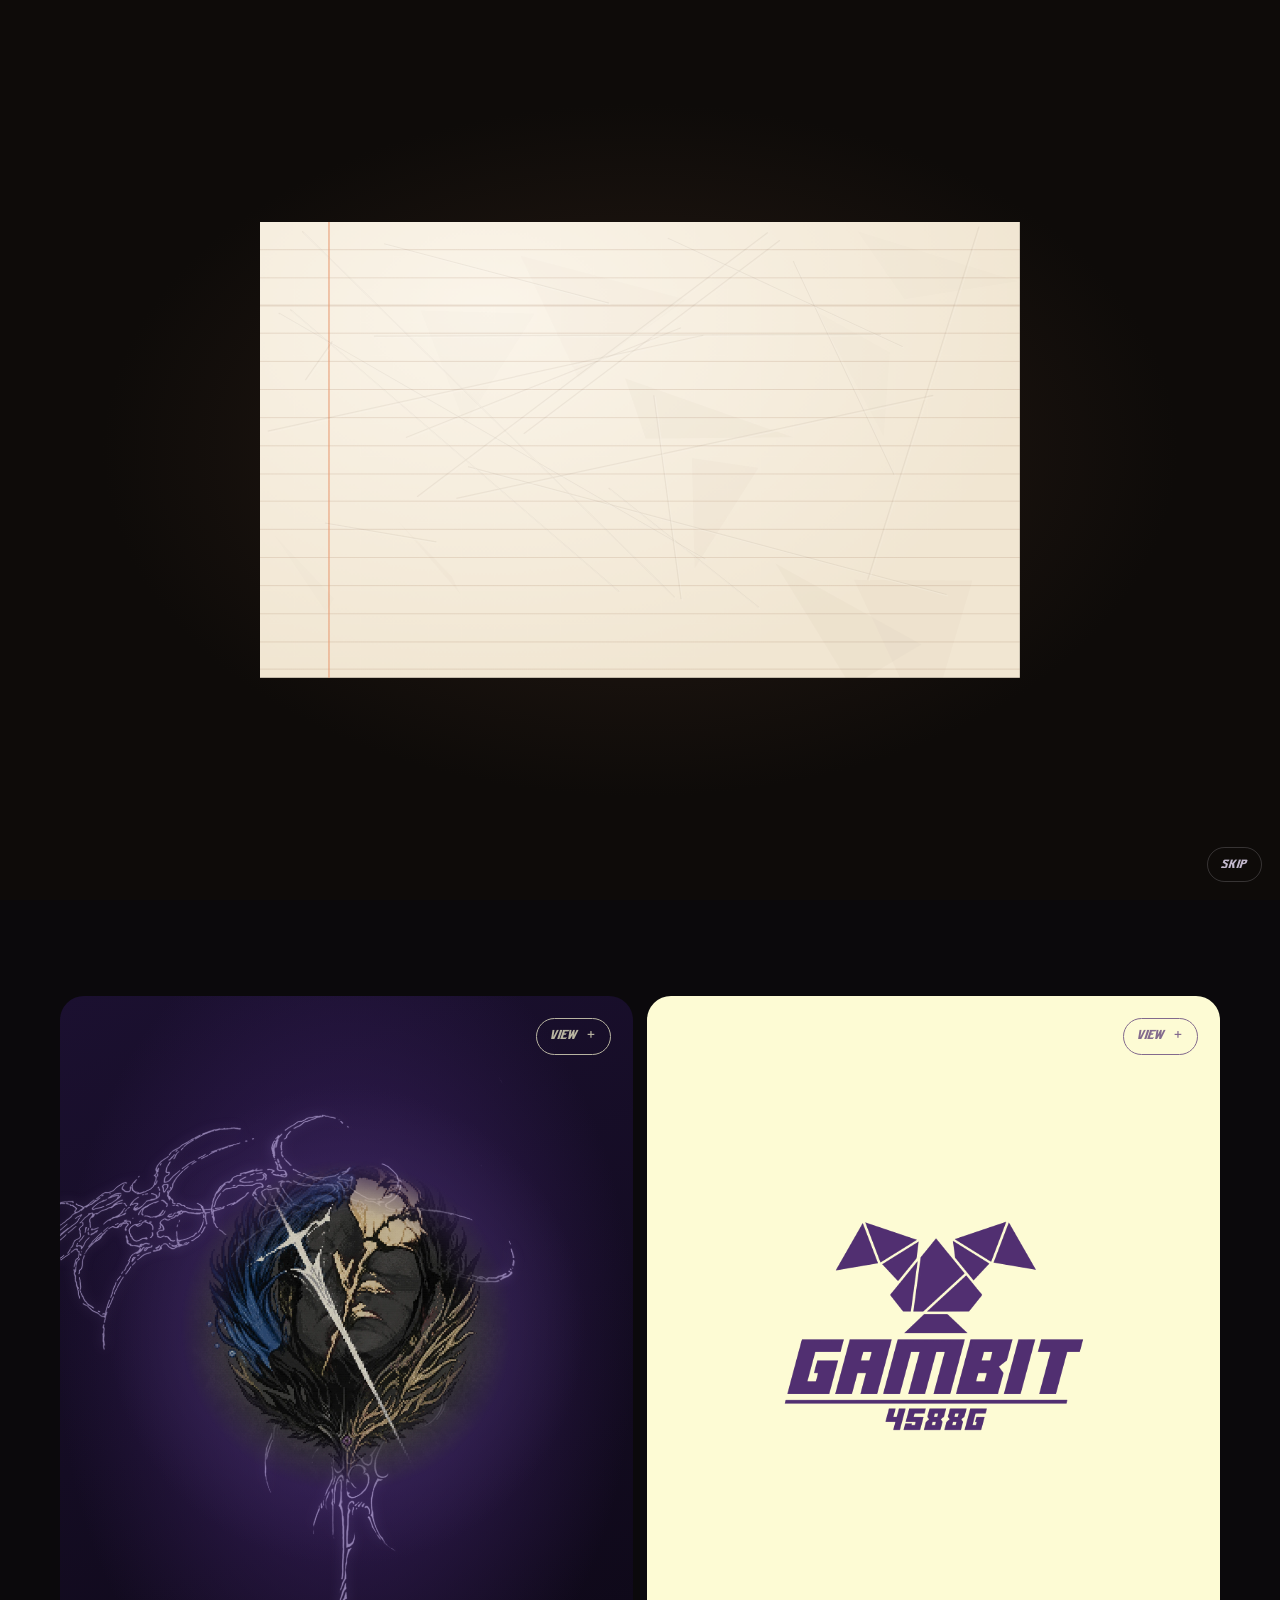
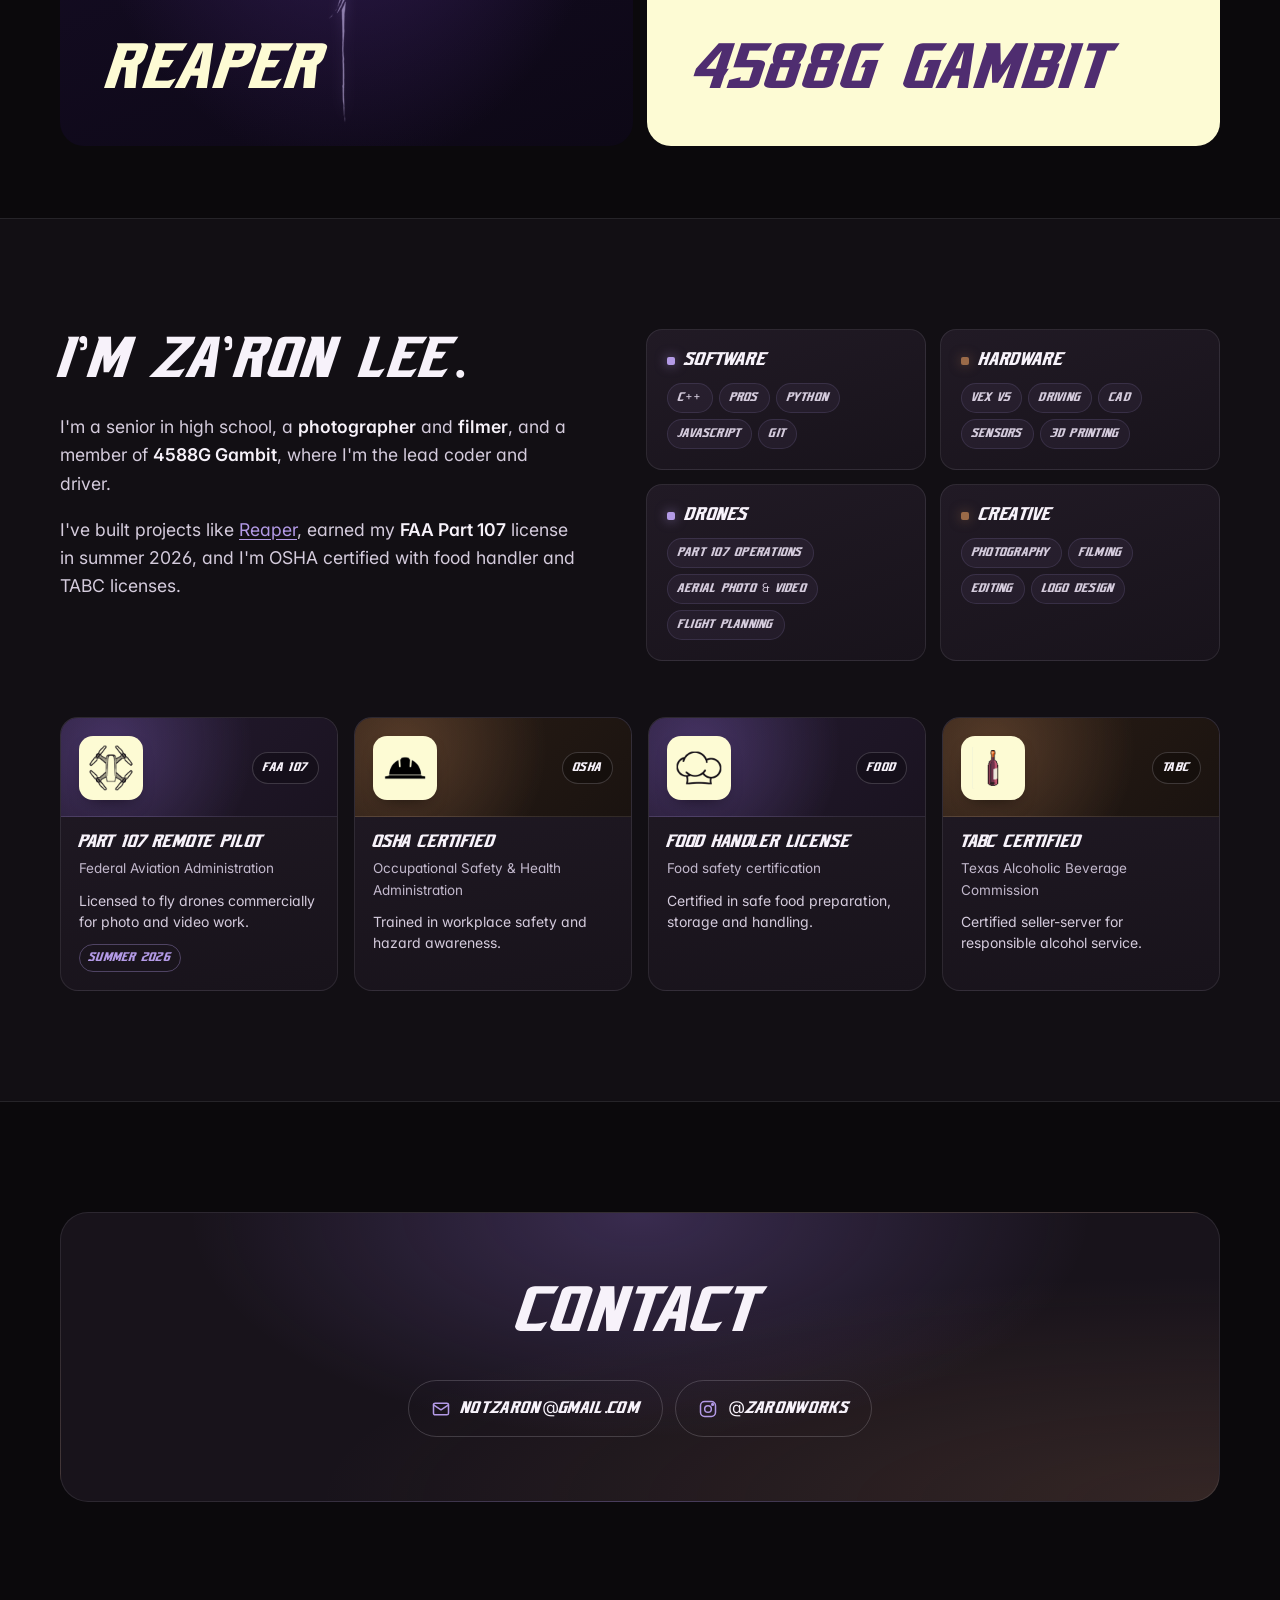
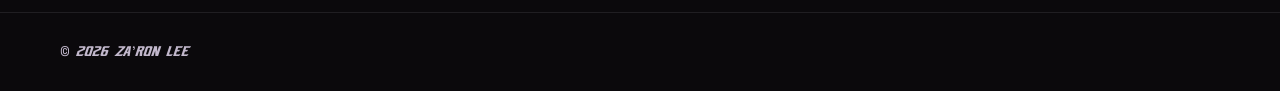
<file: index.html>
<!doctype html>
<html lang="en">
<head>
  <meta charset="utf-8">
  <meta name="viewport" content="width=device-width, initial-scale=1">
  <title>Za'Ron Lee</title>
  <meta name="description" content="Za'Ron Lee: photographer, filmer, and lead coder and driver for VEX team 4588G Gambit. Creator of Reaper.">
  <meta name="theme-color" content="#0b090c">
  <link rel="icon" href="assets/img/favicon.png" type="image/png">
  <link rel="apple-touch-icon" href="assets/img/apple-touch-icon.png">
  <script>try{if((!localStorage.getItem('zl-intro-off')&&!location.hash)||/[?&]intro/.test(location.search))document.documentElement.classList.add('zl-intro-pending');}catch(e){}</script>
  <link rel="preconnect" href="https://fonts.googleapis.com">
  <link rel="preconnect" href="https://fonts.gstatic.com" crossorigin>
  <link href="https://fonts.googleapis.com/css2?family=Inter:wght@400;500;600&family=JetBrains+Mono:wght@400;500&family=Space+Grotesk:ital,wght@0,500;0,700;1,700&family=Caveat:wght@600&display=swap" rel="stylesheet">
  <link rel="stylesheet" href="assets/css/base.css">
  <link rel="stylesheet" href="assets/css/portfolio.css">
</head>
<body class="home">
  <a class="skip-link" href="#work">Skip to projects</a>

  <!-- Desktop: header slides down when the mouse reaches the top edge. Phones: hidden over the collage, shown after. -->
  <div class="header-hint" aria-hidden="true"></div>
  <header class="site-header is-hidden" data-header>
    <div class="container nav">
      <a class="brand" href="./" aria-label="Home">
        <img class="brand-mark brand-cat" src="assets/img/zaron-avatar.png" alt="">
        <span class="brand-name">Za'Ron Lee</span>
      </a>
      <nav class="nav-links" id="nav-menu" aria-label="Primary">
        <a href="#work">Work</a>
        <a href="#about">About</a>
        <a href="#contact">Contact</a>
        <a class="nav-reaper" href="https://reaperlib.online/"><span class="dot" aria-hidden="true"></span>Reaper</a>
      </nav>
      <button class="intro-toggle" type="button" data-intro-toggle="zl-intro-off" aria-pressed="true"><svg viewBox="0 0 24 24" fill="none" stroke="currentColor" stroke-width="2" stroke-linecap="round" stroke-linejoin="round"><circle cx="12" cy="12" r="9"/><path d="M10 8.5v7l5.5-3.5z" fill="currentColor"/><path class="intro-slash" d="M4.5 4.5l15 15"/></svg><span data-intro-label>Intro on</span></button>
      <button class="nav-toggle" type="button" data-nav-toggle aria-controls="nav-menu" aria-expanded="false" aria-label="Menu">
        <span></span><span></span>
      </button>
    </div>
  </header>

  <main id="main">
    <!-- ============ 1. COLLAGE ============ -->
    <section class="collage-section" data-collage-section aria-label="Za'Ron Lee: gallery">
      <h1 class="visually-hidden">Za'Ron Lee</h1>
      <div class="collage" data-collage></div>
      <!-- Name drawn over the collage. The two lines sit above and below the center photo, leaving it clear. -->
      <div class="name-overlay" aria-hidden="true">
        <span class="name-line name-top">Za'Ron</span>
        <span class="name-line name-bottom">Lee</span>
      </div>
    </section>

    <!-- ============ 2. PROJECTS ============ -->
    <section class="work" id="work" aria-label="Projects">
      <div class="container">
        <div class="showcase" data-showcase></div>
      </div>
    </section>

    <!-- ============ 3. ABOUT ============ -->
    <section class="section section-alt" id="about">
      <div class="container">
        <div class="about">
          <div class="about-copy reveal">
            <h2>I'm Za'Ron Lee.</h2>
            <p>
              I'm a senior in high school, a <strong>photographer</strong> and <strong>filmer</strong>, and a member
              of <strong>4588G Gambit</strong>, where I'm the lead coder and driver.
            </p>
            <p>
              I've built projects like <a class="inline-link" href="https://reaperlib.online/">Reaper</a>, earned my
              <strong>FAA Part 107</strong> license in summer 2026, and I'm OSHA certified with food handler
              and TABC licenses.
            </p>
          </div>

          <div class="skills reveal">
            <div class="skill-card">
              <h3>Software</h3>
              <ul class="tag-list"><li>C++</li><li>PROS</li><li>Python</li><li>JavaScript</li><li>Git</li></ul>
            </div>
            <div class="skill-card">
              <h3>Hardware</h3>
              <ul class="tag-list"><li>VEX V5</li><li>Driving</li><li>CAD</li><li>Sensors</li><li>3D printing</li></ul>
            </div>
            <div class="skill-card">
              <h3>Drones</h3>
              <ul class="tag-list"><li>Part 107 operations</li><li>Aerial photo &amp; video</li><li>Flight planning</li></ul>
            </div>
            <div class="skill-card">
              <h3>Creative</h3>
              <ul class="tag-list"><li>Photography</li><li>Filming</li><li>Editing</li><li>Logo design</li></ul>
            </div>
          </div>
        </div>

        <div class="license-grid reveal" data-licenses></div>
      </div>
    </section>

    <!-- ============ 4. CONTACT ============ -->
    <section class="section contact" id="contact">
      <div class="container contact-inner reveal">
        <h2>Contact</h2>
        <div class="contact-links">
          <a class="contact-item" href="mailto:notzaron@gmail.com">
            <svg viewBox="0 0 24 24" fill="none" stroke="currentColor" stroke-width="1.8" stroke-linecap="round" stroke-linejoin="round" aria-hidden="true"><rect x="3" y="5" width="18" height="14" rx="2"/><path d="m3 7 9 6 9-6"/></svg>
            notzaron@gmail.com
          </a>
          <a class="contact-item" href="https://www.instagram.com/ZaronWorks/" target="_blank" rel="noopener">
            <svg viewBox="0 0 24 24" fill="none" stroke="currentColor" stroke-width="1.8" stroke-linecap="round" stroke-linejoin="round" aria-hidden="true"><rect x="3" y="3" width="18" height="18" rx="5"/><circle cx="12" cy="12" r="4"/><circle cx="17.5" cy="6.5" r="1" fill="currentColor"/></svg>
            @ZaronWorks
          </a>
          <!-- GitHub goes here later -->
        </div>
      </div>
    </section>
  </main>

  <footer class="site-footer">
    <div class="container footer-inner">
      <p>© <span data-year></span> Za'Ron Lee</p>
    </div>
  </footer>

  <!-- Lightbox (only opens when you click a collage image) -->
  <div class="lightbox" data-lightbox hidden>
    <button class="lb-close" type="button" data-lb-close aria-label="Close">×</button>
    <button class="lb-nav lb-prev" type="button" data-lb-prev aria-label="Previous image">‹</button>
    <img alt="" data-lb-img>
    <button class="lb-nav lb-next" type="button" data-lb-next aria-label="Next image">›</button>
  </div>

  <!-- Turns black-on-white line art into see-through lavender lines (used for the scythe) -->
  <svg width="0" height="0" style="position:absolute" aria-hidden="true" focusable="false">
    <filter id="ink-lavender" color-interpolation-filters="sRGB">
      <feColorMatrix type="matrix" values="0 0 0 0 0.86  0 0 0 0 0.79  0 0 0 0 1  -0.2126 -0.7152 -0.0722 1 0"/>
    </filter>
    <filter id="gambit-ink" color-interpolation-filters="sRGB"><feColorMatrix type="matrix" values="0 0 0 0 0.31  0 0 0 0 0.176  0 0 0 0 0.439  -0.2976 -1.0013 -0.1011 1.3 0"/></filter>
  </svg>

  <script src="assets/js/content.js"></script>
  <script src="assets/js/common.js"></script>
  <script src="assets/js/portfolio.js"></script>
  <script src="assets/js/intro.js"></script>
</body>
</html>
</file>
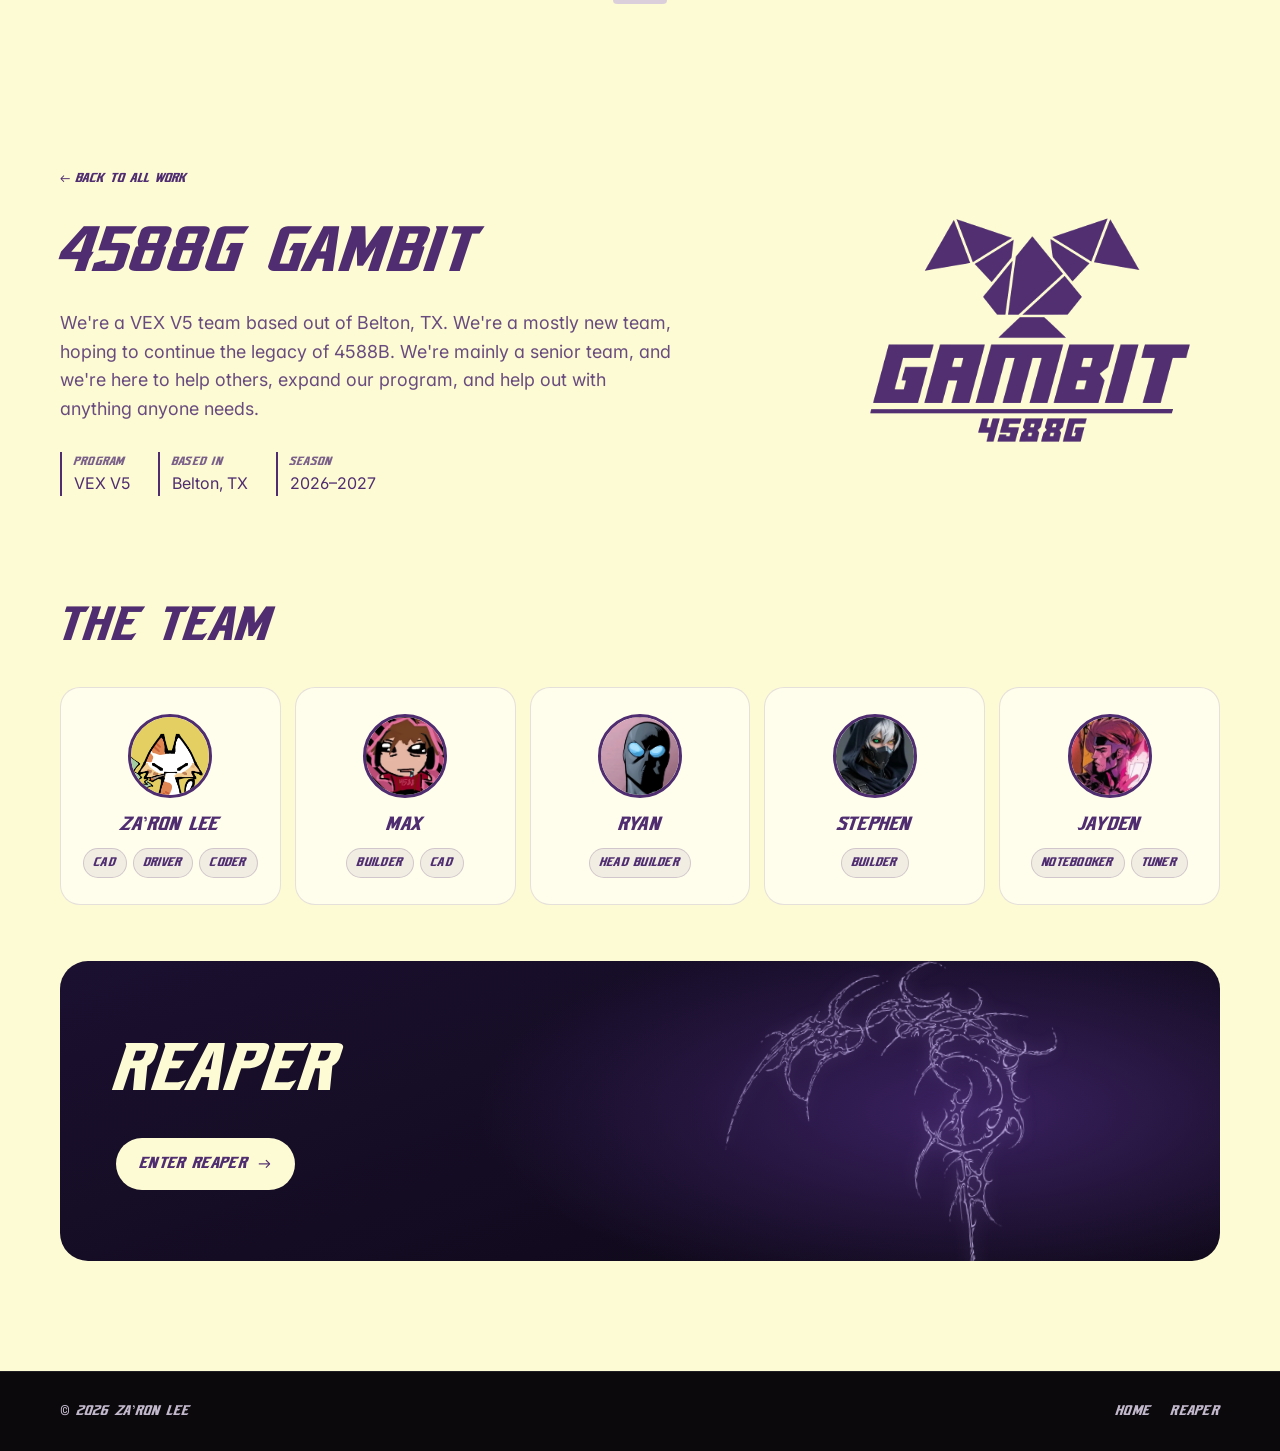
<file: projects/4588g/index.html>
<!doctype html>
<html lang="en">
<head>
  <meta charset="utf-8">
  <meta name="viewport" content="width=device-width, initial-scale=1">
  <title>4588G Gambit · Za'Ron Lee</title>
  <meta name="description" content="4588G Gambit: a VEX V5 team from Belton, TX, carrying on the legacy of 4588B.">
  <meta name="theme-color" content="#fdfbd4">
  <link rel="icon" href="../../assets/img/favicon.png" type="image/png">
  <link rel="apple-touch-icon" href="../../assets/img/apple-touch-icon.png">
  <link rel="preconnect" href="https://fonts.googleapis.com">
  <link rel="preconnect" href="https://fonts.gstatic.com" crossorigin>
  <link href="https://fonts.googleapis.com/css2?family=Inter:wght@400;500;600&family=JetBrains+Mono:wght@400;500&family=Space+Grotesk:ital,wght@0,500;0,700;1,700&display=swap" rel="stylesheet">
  <link rel="stylesheet" href="../../assets/css/base.css">
  <link rel="stylesheet" href="../../assets/css/portfolio.css">
</head>
<body class="page-gambit">
  <a class="skip-link" href="#main">Skip to content</a>

  <header class="site-header" data-header>
    <div class="container nav">
      <a class="brand" href="../../" aria-label="Home">
        <img class="brand-mark brand-cat" src="../../assets/img/zaron-avatar.png" alt="">
        <span class="brand-name">Za'Ron Lee</span>
      </a>
      <nav class="nav-links" id="nav-menu" aria-label="Primary">
        <a href="../../#work">Work</a>
        <a href="../../#about">About</a>
        <a href="../../#contact">Contact</a>
        <a class="nav-reaper" href="https://reaperlib.online/"><span class="dot" aria-hidden="true"></span>Reaper</a>
      </nav>
      <button class="intro-toggle" type="button" data-intro-toggle="zl-intro-off" aria-pressed="true"><svg viewBox="0 0 24 24" fill="none" stroke="currentColor" stroke-width="2" stroke-linecap="round" stroke-linejoin="round"><circle cx="12" cy="12" r="9"/><path d="M10 8.5v7l5.5-3.5z" fill="currentColor"/><path class="intro-slash" d="M4.5 4.5l15 15"/></svg><span data-intro-label>Intro on</span></button>
      <button class="nav-toggle" type="button" data-nav-toggle aria-controls="nav-menu" aria-expanded="false" aria-label="Menu">
        <span></span><span></span>
      </button>
    </div>
  </header>

  <main id="main">
    <!-- ============ INTRO ============ -->
    <section class="page-hero">
      <div class="container page-hero-grid">
        <div>
          <a class="back-link" href="../../#work">← Back to all work</a>
          <h1>4588G Gambit</h1>
          <p class="gambit-intro">
            We're a VEX V5 team based out of Belton, TX. We're a mostly new team, hoping to continue
            the legacy of 4588B. We're mainly a senior team, and we're here to help others, expand our
            program, and help out with anything anyone needs.
          </p>
          <div class="page-meta">
            <div><span>Program</span>VEX V5</div>
            <div><span>Based in</span>Belton, TX</div>
            <div><span>Season</span>2026–2027</div>
          </div>
        </div>
        <div class="page-hero-art"><img src="../../assets/img/gambit-4588g.webp" alt="4588G Gambit logo"></div>
      </div>
    </section>

    <!-- ============ TEAM ============ -->
    <section class="section gambit-team">
      <div class="container">
        <h2 class="reveal">The team</h2>
        <div class="member-grid">
          <article class="member-card reveal">
            <img class="member-avatar" src="../../assets/img/zaron-avatar.png" alt="">
            <h3>Za'Ron Lee</h3>
            <ul class="member-roles"><li>CAD</li><li>Driver</li><li>Coder</li></ul>
          </article>
          <article class="member-card reveal">
            <img class="member-avatar" src="../../assets/img/team/max.png" alt="">
            <h3>Max</h3>
            <ul class="member-roles"><li>Builder</li><li>CAD</li></ul>
          </article>
          <article class="member-card reveal">
            <img class="member-avatar" src="../../assets/img/team/ryan.png" alt="">
            <h3>Ryan</h3>
            <ul class="member-roles"><li>Head builder</li></ul>
          </article>
          <article class="member-card reveal">
            <img class="member-avatar" src="../../assets/img/team/stephen.png" alt="">
            <h3>Stephen</h3>
            <ul class="member-roles"><li>Builder</li></ul>
          </article>
          <article class="member-card reveal">
            <img class="member-avatar" src="../../assets/img/team/jayden.webp" alt="">
            <h3>Jayden</h3>
            <ul class="member-roles"><li>Notebooker</li><li>Tuner</li></ul>
          </article>
        </div>

        <!-- Into Reaper -->
        <a class="reaper-door reveal" href="https://reaperlib.online/">
          <img class="reaper-door-scythe" src="../../assets/img/reaper-scythe.webp" alt="" aria-hidden="true">
          <div class="reaper-door-copy">
            <h3>Reaper</h3>
            <span class="panel-cta">Enter Reaper <i aria-hidden="true">→</i></span>
          </div>
        </a>
      </div>
    </section>
  </main>

  <footer class="site-footer">
    <div class="container footer-inner">
      <p>© <span data-year></span> Za'Ron Lee</p>
      <p class="footer-links"><a href="../../">Home</a><a href="https://reaperlib.online/">Reaper</a></p>
    </div>
  </footer>

  <!-- Turns the scythe's black-on-white lines into see-through lavender lines -->
  <svg width="0" height="0" style="position:absolute" aria-hidden="true" focusable="false">
    <filter id="ink-lavender" color-interpolation-filters="sRGB">
      <feColorMatrix type="matrix" values="0 0 0 0 0.86  0 0 0 0 0.79  0 0 0 0 1  -0.2126 -0.7152 -0.0722 1 0"/>
    </filter>
    <filter id="gambit-ink" color-interpolation-filters="sRGB"><feColorMatrix type="matrix" values="0 0 0 0 0.31  0 0 0 0 0.176  0 0 0 0 0.439  -0.2976 -1.0013 -0.1011 1.3 0"/></filter>
  </svg>

  <script src="../../assets/js/common.js"></script>
</body>
</html>
</file>
<file: assets/css/base.css>
/* =========================================================
   base.css — shared reset + utilities for every section.
   Each section (portfolio / reaper) defines its own color
   tokens; this file only uses the token NAMES.
   ========================================================= */

/* AZN Unified (AthayaDZN): display font for titles, nav, buttons and labels.
   It's already oblique and single-weight; registering it for normal + italic and
   every weight stops the browser from faking a second slant or a bold. */
@font-face {
  font-family: 'AZN Unified'; src: url('../fonts/azn-unified-oblique.otf') format('opentype');
  font-style: normal; font-weight: 100 900; font-display: swap;
}
@font-face {
  font-family: 'AZN Unified'; src: url('../fonts/azn-unified-oblique.otf') format('opentype');
  font-style: italic; font-weight: 100 900; font-display: swap;
}

*,
*::before,
*::after { box-sizing: border-box; }

html { scroll-behavior: smooth; -webkit-text-size-adjust: 100%; }
@media (prefers-reduced-motion: reduce) {
  html { scroll-behavior: auto; }
  *, *::before, *::after { animation: none !important; transition: none !important; }
}

body {
  margin: 0;
  background: var(--bg);
  color: var(--text);
  font-family: var(--font-body);
  font-size: 16px;
  line-height: 1.6;
  -webkit-font-smoothing: antialiased;
  overflow-x: hidden;
}

img, svg, video { display: block; max-width: 100%; }
a { color: inherit; text-decoration: none; }
button { font: inherit; color: inherit; cursor: pointer; }
h1, h2, h3, h4 { margin: 0; line-height: 1.15; font-family: var(--font-display); }
p { margin: 0; }
ul { margin: 0; padding: 0; list-style: none; }
code, pre, kbd { font-family: var(--font-mono); }

::selection { background: var(--accent); color: var(--bg); }

:focus-visible { outline: 2px solid var(--accent); outline-offset: 3px; border-radius: 4px; }

.container { width: min(1160px, 100% - 32px); margin-inline: auto; }

.skip-link {
  position: absolute; left: 16px; top: -60px; z-index: 999;
  background: var(--accent); color: var(--bg);
  padding: 8px 14px; border-radius: 8px; font-weight: 600;
}
.skip-link:focus { top: 12px; }

.visually-hidden {
  position: absolute !important; width: 1px; height: 1px;
  overflow: hidden; clip: rect(0 0 0 0); white-space: nowrap;
}

/* Scroll-reveal (toggled by JS; content is visible without JS) */
.js .reveal { opacity: 0; transform: translateY(18px); transition: opacity .7s ease, transform .7s ease; }
.js .reveal.is-visible { opacity: 1; transform: none; }
</file>
<file: assets/css/portfolio.css>
/* =========================================================
   portfolio.css: main site theme, black · purple · brown
   ========================================================= */
:root {
  --bg: #0b090c;          /* near-black, a touch of purple */
  --bg-2: #120f14;
  --surface: #18131b;
  --surface-2: #211a25;
  --line: rgba(244, 238, 250, 0.09);
  --line-strong: rgba(244, 238, 250, 0.18);
  --text: #f7f2fa;        /* crisp off-white */
  --muted: #c2b8cc;       /* lavender gray, high contrast */
  --accent: #b39ae6;      /* Reaper / Gambit lavender */
  --accent-2: #8f6bd6;
  --brown: #9a6a48;       /* warm brown */
  --brown-deep: #4a2f1f;

  /* Team colors, used for the Reaper / Gambit panels and nav pill */
  --gambit-purple: #4f2d70;
  --gambit-cream: #fdfbd4;
  --reaper: #8f6bd6;

  --radius: 16px;
  --font-display: 'AZN Unified', 'Space Grotesk', 'Inter', system-ui, sans-serif;
  --font-body: 'Inter', system-ui, -apple-system, Segoe UI, sans-serif;
  --font-mono: 'JetBrains Mono', ui-monospace, Consolas, monospace;
  --font-tech: 'AZN Unified', 'Space Grotesk', var(--font-body);
}

/* ---------- Header / nav ---------- */
.site-header {
  position: fixed; inset: 0 0 auto 0; z-index: 50;
  transition: background .3s ease, border-color .3s ease;
  border-bottom: 1px solid transparent;
}
.site-header.is-scrolled {
  background: rgba(14, 11, 9, 0.82);
  backdrop-filter: blur(12px); -webkit-backdrop-filter: blur(12px);
  border-bottom-color: var(--line);
}
.nav { display: flex; align-items: center; justify-content: space-between; height: 68px; }
.brand { display: flex; align-items: center; gap: 10px; font-weight: 600; }
.brand-mark {
  display: grid; place-items: center; width: 36px; height: 36px; border-radius: 10px;
  background: linear-gradient(135deg, var(--accent), var(--brown));
  color: var(--bg); font-family: var(--font-display); font-weight: 700; font-size: 15px;
}
.nav-links { display: flex; align-items: center; gap: 28px; font-size: 15px; color: var(--muted); }
.nav-links a { transition: color .2s; }
.nav-links a:hover { color: var(--text); }
.nav-reaper {
  display: inline-flex; align-items: center; gap: 8px; padding: 7px 14px; border-radius: 999px;
  border: 1px solid rgba(143, 107, 214, .5); color: var(--gambit-cream) !important; background: rgba(79, 45, 112, .35);
}
.nav-reaper:hover { background: rgba(79, 45, 112, .6); }
.nav-reaper .dot { width: 7px; height: 7px; border-radius: 50%; background: var(--reaper); box-shadow: 0 0 10px var(--reaper); }

.nav-toggle { display: none; background: none; border: 0; width: 40px; height: 40px; padding: 10px; }
.nav-toggle span { display: block; height: 2px; background: var(--text); margin: 6px 0; transition: transform .25s; }
.nav-toggle[aria-expanded="true"] span:first-child { transform: translateY(4px) rotate(45deg); }
.nav-toggle[aria-expanded="true"] span:last-child { transform: translateY(-4px) rotate(-45deg); }

@media (max-width: 820px) {
  .nav-toggle { display: block; }
  .nav-links {
    position: fixed; inset: 68px 0 auto 0; flex-direction: column; align-items: flex-start;
    gap: 4px; padding: 16px; background: var(--bg-2); border-bottom: 1px solid var(--line);
    transform: translateY(-8px); opacity: 0; pointer-events: none; transition: opacity .2s, transform .2s;
  }
  .nav-links.is-open { opacity: 1; transform: none; pointer-events: auto; }
  .nav-links a { padding: 10px 4px; width: 100%; font-size: 17px; }
  .nav-links .nav-reaper { width: auto; margin-top: 8px; padding: 8px 16px; }
}

/* ---------- Buttons ---------- */
.btn {
  display: inline-flex; align-items: center; justify-content: center; gap: 8px;
  padding: 12px 22px; border-radius: 999px; font-weight: 600; font-size: 15px;
  border: 1px solid transparent; transition: transform .2s, background .2s, border-color .2s, color .2s;
}
.btn:hover { transform: translateY(-2px); }
.btn-primary { background: var(--accent); color: var(--bg); }
.btn-primary:hover { background: var(--text); }
.btn-ghost { border-color: var(--line-strong); color: var(--text); }
.btn-ghost:hover { border-color: var(--accent); color: var(--accent); }

/* ---------- Shared section bits ---------- */
.section { padding: 110px 0; }
.section-alt { background: var(--bg-2); border-block: 1px solid var(--line); }
.kicker { font-family: var(--font-mono); font-size: 13px; color: var(--accent); letter-spacing: .08em; margin-bottom: 12px; }
.section h2 { font-size: clamp(2rem, 4vw, 3rem); font-weight: 500; letter-spacing: -0.015em; }
.section-sub { margin-top: 14px; color: var(--muted); font-size: 1.05rem; }
.mini-head { font-family: var(--font-mono); font-size: 13px; font-weight: 500; letter-spacing: .1em; text-transform: uppercase; color: var(--muted); margin-bottom: 16px; }

/* Header slides away over the collage */
.site-header { transition: transform .45s cubic-bezier(.2,.7,.2,1), opacity .35s ease, background .3s ease, border-color .3s ease; }
.site-header.is-hidden { transform: translateY(-100%); opacity: 0; pointer-events: none; }

/* =========================================================
   1. COLLAGE: featured portrait in the center, the rest around it
   ========================================================= */
.collage-section {
  --pad: 10px; --gap: 10px;
  --row: calc((100vh - 2 * var(--pad) - 3 * var(--gap)) / 4);
  position: relative; padding: var(--pad); min-height: 100vh;
}
@supports (height: 100svh) {
  .collage-section { --row: calc((100svh - 2 * var(--pad) - 3 * var(--gap)) / 4); min-height: 100svh; }
}
.collage {
  display: grid; gap: var(--gap);
  grid-template-columns: repeat(4, 1fr);
  grid-auto-rows: var(--row);
  grid-auto-flow: dense;
}
.tile {
  position: relative; overflow: hidden; padding: 0; border: 0; border-radius: 12px;
  background: var(--surface); cursor: zoom-in;
  opacity: 0; transform: scale(.97);
  transition: opacity .9s ease var(--d, 0ms), transform .9s cubic-bezier(.2,.7,.2,1) var(--d, 0ms);
}
.tile.is-loaded { opacity: 1; transform: none; }
.tile img { width: 100%; height: 100%; object-fit: cover; transition: transform .8s cubic-bezier(.2,.7,.2,1), filter .4s; }
.tile:hover img { transform: scale(1.04); }
.tile::after {
  content: ''; position: absolute; inset: 0; border-radius: inherit; pointer-events: none;
  box-shadow: inset 0 0 0 1px var(--line); transition: box-shadow .3s;
}
.tile:hover::after, .tile:focus-visible::after { box-shadow: inset 0 0 0 2px var(--accent); }
.tile-invert img, img.tile-invert { filter: invert(1) sepia(.25); }

.tile-wide     { grid-column: span 2; }
.tile-tall     { grid-row: span 2; }
.tile-featured { grid-column: 2 / span 2; grid-row: 2 / span 2; z-index: 1; }
.tile-featured::after { box-shadow: inset 0 0 0 1px rgba(179,154,230,.4); }
/* the rest dim slightly so the center portrait leads */
.collage:not(:hover) .tile:not(.tile-featured) img { filter: brightness(.82) saturate(.9); }
.collage:not(:hover) .tile.tile-invert:not(.tile-featured) img { filter: invert(1) sepia(.25) brightness(.85); }

/* Name over everything: one line above the center photo, one below */
.name-overlay { position: absolute; inset: var(--pad); pointer-events: none; z-index: 3; }
.name-line {
  position: absolute; left: 0; right: 0; text-align: center; transform: translateY(-50%);
  font-family: var(--font-tech); font-weight: 700; text-transform: uppercase; line-height: 1;
  font-size: min(calc(var(--row) * 1.08), 25vw); letter-spacing: -0.03em;
  color: rgba(253, 248, 225, 0.12);
  -webkit-text-stroke: 1.5px rgba(253, 248, 225, 0.92);
  text-shadow: 0 6px 40px rgba(0, 0, 0, .45);
  animation: name-in 1.4s cubic-bezier(.2,.7,.2,1) .5s both;
}
.name-top    { top: calc(var(--row) / 2); }
.name-bottom { top: calc(var(--row) * 3.5 + var(--gap) * 3); }
@keyframes name-in { from { opacity: 0; letter-spacing: .08em; } }

@media (max-width: 760px) {
  .collage-section { --pad: 8px; --gap: 8px; }
  .collage { grid-template-columns: repeat(2, 1fr); }
  .tile-featured { grid-column: 1 / -1; grid-row: 2 / span 2; }
  .name-line { -webkit-text-stroke-width: 1.2px; }
}

/* Lightbox */
.lightbox {
  position: fixed; inset: 0; z-index: 100; display: grid; place-items: center; padding: 56px 16px;
  background: rgba(8, 6, 5, .94);
}
.lightbox[hidden] { display: none; }
.lightbox img { max-width: min(1400px, 100%); max-height: 100%; object-fit: contain; border-radius: 8px; }
.lb-close, .lb-nav {
  position: absolute; display: grid; place-items: center; width: 46px; height: 46px; border-radius: 50%;
  background: rgba(243,230,211,.08); border: 1px solid var(--line-strong); color: var(--text); font-size: 26px; line-height: 1;
}
.lb-close:hover, .lb-nav:hover { background: var(--accent); color: var(--bg); }
.lb-close { top: 14px; right: 14px; }
.lb-prev { left: 14px; top: 50%; transform: translateY(-50%); }
.lb-next { right: 14px; top: 50%; transform: translateY(-50%); }

/* =========================================================
   2. PROJECTS: overview of all; click one to slide it over the rest
   ========================================================= */
.work { padding: 96px 0 72px; }
.showcase {
  display: flex; gap: 14px; height: calc(100vh - 150px); min-height: 520px; max-height: 820px;
  transition: gap .6s ease;
}
.showcase.has-open { gap: 0; }

.sc-panel {
  --ease: cubic-bezier(.65,0,.25,1);
  position: relative; flex: 1 1 0; min-width: 0; min-height: 0; overflow: hidden; border-radius: 24px;
  transition: flex-grow .75s var(--ease), opacity .5s ease;
}
.showcase:not(.has-open) .sc-panel:hover { flex-grow: 1.18; }
.showcase.has-open .sc-panel { flex-grow: 0.0001; opacity: 0; }
.showcase.has-open .sc-panel.is-open { flex-grow: 1; opacity: 1; }

.sc-hit { position: absolute; inset: 0; z-index: 4; width: 100%; background: none; border: 0; padding: 0; cursor: pointer; border-radius: inherit; }
.sc-panel.is-open .sc-hit { display: none; }
.sc-hit:focus-visible { outline: 3px solid var(--accent); outline-offset: -6px; }

/* Visual: centered in the overview, slides right when opened */
.sc-visual {
  position: absolute; z-index: 1; left: 50%; top: 44%; width: min(62%, 46vh);
  transform: translate(-50%, -50%);
  transition: left .75s var(--ease), top .75s var(--ease), width .75s var(--ease);
}
.sc-visual img { transition: transform .6s ease; }
.sc-panel:hover .sc-visual > img, .sc-panel:hover .crest { transform: scale(1.03); }
.sc-panel.is-open .sc-visual { left: 74%; top: 50%; width: min(40%, 58vh); }

/* Body: title bottom-left in the overview, details appear when opened */
.sc-body {
  position: absolute; z-index: 3; left: clamp(22px, 4vw, 48px); right: clamp(22px, 4vw, 48px); bottom: clamp(22px, 4vw, 44px);
  transition: bottom .75s var(--ease), transform .75s var(--ease), right .75s var(--ease);
}
.sc-panel.is-open .sc-body { bottom: 50%; transform: translateY(50%); right: 50%; }
.sc-body h3 { font-size: clamp(2.2rem, 5vw, 4.6rem); font-weight: 500; letter-spacing: -0.03em; line-height: .95; transition: font-size .75s var(--ease); }
.sc-panel.is-open .sc-body h3 { font-size: clamp(2.8rem, 7vw, 6rem); }
.sc-details { max-height: 0; overflow: hidden; opacity: 0; transition: max-height .6s var(--ease), opacity .4s ease; }
.sc-panel.is-open .sc-details { max-height: 420px; opacity: 1; transition: max-height .8s var(--ease) .25s, opacity .6s ease .35s; }
.sc-details p { margin-top: 18px; max-width: 42ch; font-size: 1.1rem; opacity: .85; }

.sc-hint {
  position: absolute; z-index: 3; top: 22px; right: 22px; display: inline-flex; align-items: center; gap: 8px;
  padding: 7px 14px; border-radius: 999px; font-size: 13px; font-weight: 600;
  border: 1px solid currentColor; opacity: .7; transition: opacity .3s, transform .3s;
}
.sc-hint i { font-style: normal; font-size: 16px; line-height: 1; }
.sc-panel:hover .sc-hint { opacity: 1; transform: translateY(-2px); }
.sc-panel.is-open .sc-hint { opacity: 0; }
.sc-close {
  position: absolute; z-index: 5; top: 22px; left: 22px; padding: 8px 16px; border-radius: 999px;
  font-size: 14px; font-weight: 600; border: 1px solid currentColor; background: transparent;
  opacity: 0; pointer-events: none; transition: opacity .4s ease, background .2s;
}
.sc-panel.is-open .sc-close { opacity: .85; pointer-events: auto; transition-delay: .4s; }
.sc-close:hover { opacity: 1; background: rgba(255,255,255,.08); }

.panel-tags { display: flex; flex-wrap: wrap; gap: 8px; margin-top: 20px; }
.panel-tags li { font-family: var(--font-mono); font-size: 12px; padding: 5px 11px; border-radius: 999px; border: 1px solid currentColor; opacity: .7; }
.panel-cta {
  display: inline-flex; align-items: center; gap: 10px; margin-top: 28px; padding: 13px 24px; border-radius: 999px;
  font-weight: 600; background: var(--panel-btn, var(--accent)); color: var(--panel-btn-text, var(--bg));
  transition: gap .25s, transform .25s;
}
.panel-cta:hover { gap: 16px; transform: translateY(-2px); }
.panel-cta i { font-style: normal; }

/* ---- Reaper: the crest becomes the head of the scythe ---- */
.theme-reaper {
  background:
    radial-gradient(ellipse 70% 80% at 50% 46%, #3a2160, transparent 72%),
    linear-gradient(160deg, #1b1030, #0d0816);
  color: var(--gambit-cream); --panel-btn: var(--gambit-cream); --panel-btn-text: var(--gambit-purple);
}
.theme-reaper h3 { font-family: var(--font-tech); font-weight: 700; letter-spacing: -0.05em; }
.crest-wrap { position: relative; aspect-ratio: 1; }
/* soft gray-purple halo matching the crest's own background, so its edge melts away */
.crest-wrap::before {
  content: ''; position: absolute; inset: -22%; z-index: 0; border-radius: 50%;
  background: radial-gradient(circle, rgba(52,46,60,.95) 0%, rgba(58,40,90,.55) 38%, transparent 66%);
}
.crest {
  position: relative; z-index: 2; width: 100%;
  -webkit-mask-image: radial-gradient(circle, #000 44%, rgba(0,0,0,.6) 54%, transparent 66%);
  mask-image: radial-gradient(circle, #000 44%, rgba(0,0,0,.6) 54%, transparent 66%);
}
/* scythe lines (via the #ink-lavender filter, so no box) arc out from behind the crest */
.crest-scythe {
  position: absolute; z-index: 1; max-width: none;
  width: 290%; left: -101%; top: -45%;
  filter: url(#ink-lavender) drop-shadow(0 0 6px rgba(179,154,230,.55));
  opacity: .6;
}

/* ---- 4588G Gambit (cream + purple) ---- */
.theme-gambit { background: var(--gambit-cream); color: var(--gambit-purple); --panel-btn: var(--gambit-purple); --panel-btn-text: var(--gambit-cream); }
.theme-gambit h3 { font-family: var(--font-tech); font-weight: 700; letter-spacing: -0.04em; font-style: italic; }
.gambit-logo { width: 100%; filter: url(#gambit-ink); }

/* Phones: panels stack; the opened one grows to fill */
@media (max-width: 760px) {
  .work { padding: 84px 0 56px; }
  .showcase { flex-direction: column; height: calc(100svh - 120px); min-height: 560px; }
  .sc-visual { top: 42%; width: min(56%, 24vh); }
  .sc-panel.is-open .sc-visual { left: 50%; top: 27%; width: min(62%, 30vh); }
  .sc-panel.is-open .sc-body { bottom: 24px; transform: none; right: 22px; }
  .sc-body h3 { font-size: 2.2rem; }
  .sc-panel.is-open .sc-body h3 { font-size: 2.6rem; }
  .sc-details p { font-size: 1rem; margin-top: 12px; }
  .panel-tags { margin-top: 14px; }
  .panel-cta { margin-top: 18px; }
}

/* =========================================================
   3. ABOUT + LICENSES
   ========================================================= */
.about { display: grid; grid-template-columns: 1fr 1.1fr; gap: 64px; align-items: start; }
.about-copy h2 { font-size: clamp(2.4rem, 5vw, 3.6rem); }
.about-copy p { margin-top: 18px; color: var(--muted); font-size: 1.1rem; }
.about-copy strong { color: var(--text); font-weight: 600; }
.inline-link { color: var(--accent); text-decoration: underline; text-underline-offset: 3px; }
.skills { display: grid; grid-template-columns: 1fr 1fr; gap: 14px; }
.skill-card { padding: 20px; border-radius: var(--radius); background: var(--surface); border: 1px solid var(--line); transition: border-color .25s; }
.skill-card:hover { border-color: var(--brown); }
.skill-card h3 { font-family: var(--font-display); font-size: 1.2rem; font-weight: 500; margin: 0 0 12px; color: var(--accent); }
.tag-list { display: flex; flex-wrap: wrap; gap: 6px; }
.tag-list li { font-size: 13px; padding: 4px 10px; border-radius: 999px; background: var(--bg-2); border: 1px solid var(--line); color: var(--muted); }
@media (max-width: 860px) { .about { grid-template-columns: 1fr; gap: 44px; } }
@media (max-width: 460px) { .skills { grid-template-columns: 1fr; } }

.license-grid { margin-top: 56px; display: grid; grid-template-columns: repeat(auto-fill, minmax(230px, 1fr)); gap: 14px; }
.license {
  display: flex; gap: 14px; align-items: center; padding: 18px; border-radius: var(--radius);
  background: linear-gradient(160deg, var(--surface-2), var(--surface)); border: 1px solid var(--line);
}
.license-icon { flex: none; width: 44px; height: 44px; border-radius: 12px; display: grid; place-items: center; background: rgba(242,184,150,.12); color: var(--accent); border: 1px solid rgba(242,184,150,.25); }
.license-icon svg { width: 22px; height: 22px; }
.license h4 { font-family: var(--font-display); font-size: 1.08rem; font-weight: 500; margin: 0; }
.license-issuer { margin-top: 3px; color: var(--muted); font-size: 13px; }
.license-meta { margin-top: 4px; font-family: var(--font-mono); font-size: 12px; color: var(--accent); }

/* =========================================================
   4. CONTACT + FOOTER
   ========================================================= */
.contact { text-align: center; }
.contact-inner {
  padding: 64px 24px; border-radius: 28px; border: 1px solid var(--line);
  background: radial-gradient(ellipse at top, rgba(138,90,59,.35), transparent 60%), var(--surface);
}
.contact h2 { font-size: clamp(2.4rem, 6vw, 4rem); }
.contact-links { margin-top: 30px; display: flex; flex-wrap: wrap; justify-content: center; gap: 12px; }
.contact-item {
  display: inline-flex; align-items: center; gap: 10px; padding: 14px 22px; border-radius: 999px;
  border: 1px solid var(--line-strong); font-size: 1.05rem; font-weight: 500; transition: all .2s;
}
.contact-item svg { width: 20px; height: 20px; color: var(--accent); }
.contact-item:hover { border-color: var(--accent); background: var(--accent); color: var(--bg); transform: translateY(-2px); }
.contact-item:hover svg { color: var(--bg); }

.site-footer { border-top: 1px solid var(--line); padding: 28px 0; color: var(--muted); font-size: 14px; }
.footer-inner { display: flex; flex-wrap: wrap; justify-content: space-between; gap: 12px; }
.footer-links { display: flex; gap: 20px; }
.footer-links a:hover { color: var(--accent); }

/* =========================================================
   Project detail pages (projects/*)
   ========================================================= */
.page-hero { padding: 140px 0 56px; border-bottom: 1px solid var(--line); }
.page-hero-grid { display: grid; grid-template-columns: 1.2fr .8fr; gap: 48px; align-items: center; }
.page-hero-art img { width: 100%; max-width: 380px; margin-left: auto; border-radius: 20px; }
@media (max-width: 760px) { .page-hero-grid { grid-template-columns: 1fr; } .page-hero-art img { margin: 0; max-width: 260px; } }
.back-link { display: inline-flex; gap: 8px; font-family: var(--font-mono); font-size: 13px; color: var(--muted); margin-bottom: 28px; }
.back-link:hover { color: var(--accent); }
.page-hero h1 { font-size: clamp(2.4rem, 6vw, 4rem); font-weight: 500; }
.page-meta { display: flex; flex-wrap: wrap; gap: 28px; margin-top: 28px; }
.page-meta div { border-left: 2px solid var(--brown); padding-left: 12px; }
.page-meta span { display: block; font-family: var(--font-mono); font-size: 12px; color: var(--muted); text-transform: uppercase; letter-spacing: .08em; }
.prose { max-width: 720px; padding: 56px 0 96px; }
.prose h2 { font-size: 1.8rem; font-weight: 500; margin: 48px 0 14px; }
.prose p, .prose li { color: var(--muted); font-size: 1.05rem; }
.prose p + p { margin-top: 14px; }
.prose ul { list-style: disc; padding-left: 22px; margin-top: 12px; }
.prose li + li { margin-top: 6px; }
.prose a { color: var(--accent); text-decoration: underline; text-underline-offset: 3px; }
.media-ph {
  margin-top: 28px; aspect-ratio: 16/9; border-radius: var(--radius); border: 1px dashed var(--line-strong);
  display: grid; place-items: center; color: var(--muted); font-family: var(--font-mono); font-size: 13px; text-align: center; padding: 16px;
  background: repeating-linear-gradient(45deg, var(--surface), var(--surface) 12px, var(--bg-2) 12px, var(--bg-2) 24px);
}

/* Gambit team page: team colors on a portfolio page */
.page-gambit .page-hero { background: var(--gambit-cream); color: var(--gambit-purple); border-bottom: 0; }
.page-gambit .page-hero .kicker, .page-gambit .back-link { color: var(--gambit-purple); }
.page-gambit .page-hero .section-sub, .page-gambit .page-meta span { color: rgba(79,45,112,.75); }
.page-gambit .page-meta div { border-left-color: var(--gambit-purple); }
.page-gambit .page-hero h1 { font-family: var(--font-tech); font-weight: 700; font-style: italic; letter-spacing: -0.04em; }
.page-gambit .page-hero-art img { filter: url(#gambit-ink); border-radius: 0; }
.page-gambit .site-header:not(.is-scrolled) .brand { color: var(--gambit-purple); }
@media (min-width: 821px) { .page-gambit .site-header:not(.is-scrolled) .nav-links a:not(.nav-reaper) { color: var(--gambit-purple); } }
.page-gambit .site-header:not(.is-scrolled) .nav-toggle span { background: var(--gambit-purple); }

/* Cooking page */
.page-cooking .page-hero { background: linear-gradient(160deg, #f6d2b4, #eaa57c); color: #2b1810; border-bottom: 0; }
.page-cooking .page-hero .kicker, .page-cooking .back-link { color: #5c3b27; }
.page-cooking .page-hero .section-sub, .page-cooking .page-meta span { color: rgba(43,24,16,.7); }
.page-cooking .page-meta div { border-left-color: #2b1810; }
.page-cooking .page-hero h1 { font-style: italic; }
.page-cooking .site-header:not(.is-scrolled) .brand { color: #2b1810; }
@media (min-width: 821px) { .page-cooking .site-header:not(.is-scrolled) .nav-links a:not(.nav-reaper) { color: #2b1810; } }
.page-cooking .site-header:not(.is-scrolled) .nav-toggle span { background: #2b1810; }

/* =========================================================
   4588G Gambit page: team + Reaper door
   ========================================================= */
.gambit-intro { margin-top: 18px; max-width: 56ch; font-size: 1.12rem; color: rgba(79,45,112,.85); }
.gambit-team { background: var(--gambit-cream); color: var(--gambit-purple); padding-top: 24px; }
.gambit-team h2 { font-family: var(--font-tech); font-weight: 700; letter-spacing: -0.03em; }
.member-grid { margin-top: 32px; display: grid; grid-template-columns: repeat(5, 1fr); gap: 14px; }
.member-card {
  padding: 26px 18px; border-radius: 20px; text-align: center;
  background: #fffeec; border: 1px solid rgba(79,45,112,.14);
  transition: transform .25s, box-shadow .25s, border-color .25s;
}
.member-card:hover { transform: translateY(-4px); border-color: rgba(79,45,112,.4); box-shadow: 0 20px 40px -24px rgba(79,45,112,.45); }
.member-avatar {
  width: 84px; height: 84px; margin: 0 auto 16px; border-radius: 50%; object-fit: cover;
  border: 3px solid var(--gambit-purple); background: #e3cd5e;
}
.member-initials { display: grid; place-items: center; background: var(--gambit-purple); color: var(--gambit-cream); font-family: var(--font-tech); font-weight: 700; font-size: 26px; }
.member-card h3 { font-family: var(--font-tech); font-weight: 700; font-size: 1.2rem; }
.member-roles { margin-top: 12px; display: flex; flex-wrap: wrap; justify-content: center; gap: 6px; }
.member-roles li { font-family: var(--font-mono); font-size: 11.5px; padding: 4px 10px; border-radius: 999px; background: rgba(79,45,112,.08); border: 1px solid rgba(79,45,112,.2); }
@media (max-width: 1000px) { .member-grid { grid-template-columns: repeat(3, 1fr); } }
@media (max-width: 620px) { .member-grid { grid-template-columns: repeat(2, 1fr); } }

.reaper-door {
  position: relative; display: flex; align-items: center; overflow: hidden; margin-top: 56px;
  min-height: 300px; padding: clamp(28px, 5vw, 56px); border-radius: 28px;
  background: radial-gradient(ellipse 60% 90% at 78% 50%, #3a2160, transparent 70%), linear-gradient(160deg, #1b1030, #0d0816);
  color: var(--gambit-cream); --panel-btn: var(--gambit-cream); --panel-btn-text: var(--gambit-purple);
  transition: transform .3s, box-shadow .3s;
}
.reaper-door:hover { transform: translateY(-4px); box-shadow: 0 30px 60px -30px rgba(58,33,96,.9); }
.reaper-door-scythe {
  position: absolute; right: -4%; top: 50%; width: min(62%, 640px); max-width: none; transform: translateY(-50%) rotate(-6deg);
  filter: url(#ink-lavender) drop-shadow(0 0 8px rgba(179,154,230,.6)); opacity: .8;
  transition: transform .6s cubic-bezier(.2,.7,.2,1), opacity .4s;
}
.reaper-door:hover .reaper-door-scythe { transform: translateY(-50%) rotate(-14deg) scale(1.04); opacity: 1; }
.reaper-door-copy { position: relative; z-index: 1; max-width: 420px; }
.reaper-door h3 { font-family: var(--font-tech); font-weight: 700; font-size: clamp(2.6rem, 6vw, 4.2rem); letter-spacing: -0.05em; }
.reaper-door p { margin-top: 10px; opacity: .8; font-size: 1.05rem; }
@media (max-width: 620px) { .reaper-door { align-items: flex-end; min-height: 380px; } .reaper-door-scythe { width: 120%; right: -30%; top: 32%; } }

/* =========================================================
   FIRST-VISIT INTRO: paper un-crumples, name gets written
   ========================================================= */
html.zl-intro-pending body { overflow: hidden; }
html.zl-intro-pending::after { content: ''; position: fixed; inset: 0; z-index: 9998; background: #0e0b09; }

.zl-intro { position: fixed; inset: 0; z-index: 9999; cursor: pointer; overflow: hidden; }
.zi-bg { position: absolute; inset: 0; background: radial-gradient(ellipse 60% 55% at 50% 50%, #2a1d15, #0e0b09 70%); }
.zi-sheet {
  position: absolute; left: 50%; top: 50%; transform: translate(-50%, -50%);
  filter: drop-shadow(0 24px 40px rgba(0,0,0,.55));
  will-change: clip-path, transform;
}
/* notebook paper: warm cream, faint brown rules, peach margin line */
.zi-paper {
  position: absolute; inset: 0;
  background:
    linear-gradient(90deg, transparent 9%, rgba(232,156,116,.55) 9%, rgba(232,156,116,.55) calc(9% + 1.5px), transparent calc(9% + 1.5px)),
    repeating-linear-gradient(180deg, transparent 0 27px, rgba(138,90,59,.16) 27px 28px),
    radial-gradient(ellipse at 30% 20%, #fbf5ea, #f1e6d2 75%);
}
.zi-creases { position: absolute; inset: 0; width: 100%; height: 100%; }
.zi-shade { position: absolute; inset: 0; background: radial-gradient(circle at 42% 38%, rgba(255,255,255,.35), transparent 18%, rgba(60,38,22,.45) 30%, transparent 46%); }

.zi-writing { position: absolute; left: 50%; top: 50%; width: 78%; transform: translate(-50%, -54%); opacity: 0; }
.zi-name { display: block; width: 100%; height: auto; overflow: visible; }
.zi-name text {
  font-family: 'Caveat', 'Segoe Script', cursive; font-weight: 600; font-size: 120px;
  fill: #241811; fill-opacity: 0; stroke: #241811; stroke-width: 2.2; stroke-linejoin: round; stroke-linecap: round;
  stroke-dasharray: 900; stroke-dashoffset: 900;
}
.zi-swash { fill: none; stroke: #b5533a; stroke-width: 3; stroke-linecap: round; stroke-dasharray: 400; stroke-dashoffset: 400; }
.zi-pen {
  position: absolute; left: 0; top: 58%; width: 9px; height: 9px; margin: -4.5px 0 0 -4.5px; border-radius: 50%; opacity: 0;
  background: #241811; box-shadow: 0 0 0 3px rgba(36,24,17,.15);
}
.zi-skip {
  position: absolute; right: 18px; bottom: 18px; padding: 7px 14px; border-radius: 999px;
  font-family: var(--font-mono); font-size: 12px; letter-spacing: .1em; text-transform: uppercase;
  background: transparent; color: var(--muted); border: 1px solid var(--line-strong);
}
.zi-skip:hover { color: var(--text); border-color: var(--accent); }


/* =========================================================
   REFRESH: purple / black / brown, sharper type
   ========================================================= */
body { text-rendering: optimizeLegibility; font-feature-settings: "ss01", "cv11"; }
h1, h2, h3, h4 { font-family: var(--font-display); }
.section h2, .about-copy h2, .contact h2, .page-hero h1 { font-weight: 700; letter-spacing: -0.035em; }
.about-copy p { color: #d4cbdc; }
.brand-mark { background: linear-gradient(135deg, var(--accent), var(--brown)); color: #0b090c; font-family: var(--font-display); font-weight: 700; letter-spacing: -0.02em; }
.brand-name { font-family: var(--font-display); font-weight: 700; letter-spacing: -0.01em; }
.btn-primary { background: var(--accent); color: #0b090c; }
.btn-primary:hover { background: #fff; }
.skill-card { background: linear-gradient(160deg, var(--surface-2), var(--surface)); }
.skill-card h3 { font-weight: 700; font-size: 1.15rem; letter-spacing: -0.01em; color: var(--text); display: flex; align-items: center; gap: 10px; }
.skill-card h3::before { content: ''; width: 8px; height: 8px; border-radius: 2px; background: var(--accent); box-shadow: 0 0 12px rgba(179,154,230,.6); }
.skill-card:nth-child(even) h3::before { background: var(--brown); box-shadow: 0 0 12px rgba(154,106,72,.6); }
.skill-card:hover { border-color: rgba(179,154,230,.4); }
.tag-list li { color: #d4cbdc; background: rgba(179,154,230,.06); border-color: rgba(179,154,230,.14); }
.inline-link { color: var(--accent); }
.contact-inner { background: radial-gradient(ellipse at top, rgba(143,107,214,.28), transparent 55%), radial-gradient(ellipse at bottom right, rgba(154,106,72,.22), transparent 55%), var(--surface); }
.contact-item svg { color: var(--accent); }
.contact-item:hover { background: var(--accent); border-color: var(--accent); color: #0b090c; }
.site-header.is-scrolled { background: rgba(11, 9, 12, 0.85); }
.site-footer { color: var(--muted); }

/* ---------- Header: desktop shows it only while hovering the top edge ---------- */
@media (hover: hover) and (pointer: fine) {
  .site-header { transform: translateY(-100%); opacity: 0; }
  .site-header.is-peek, .site-header:hover, .site-header:focus-within { transform: none; opacity: 1; pointer-events: auto; }
  .site-header.is-peek { background: rgba(11, 9, 12, 0.88); backdrop-filter: blur(12px); -webkit-backdrop-filter: blur(12px); border-bottom-color: var(--line); }
  .header-hint {
    position: fixed; top: 0; left: 50%; z-index: 49; width: 54px; height: 4px; margin-left: -27px;
    border-radius: 0 0 6px 6px; background: rgba(179,154,230,.45); transition: opacity .3s;
  }
  .header-hint.is-hidden { opacity: 0; }
}
@media not ((hover: hover) and (pointer: fine)) { .header-hint { display: none; } }

/* ---------- Licenses: credential cards ---------- */
.license-grid { grid-template-columns: repeat(auto-fill, minmax(240px, 1fr)); gap: 16px; }
.license {
  position: relative; display: flex; flex-direction: column; align-items: stretch; gap: 0; padding: 0; overflow: hidden;
  background: linear-gradient(170deg, var(--surface-2), var(--surface)); border: 1px solid var(--line); border-radius: 18px;
  transition: transform .25s, border-color .25s, box-shadow .25s;
}
.license:hover { transform: translateY(-3px); border-color: rgba(179,154,230,.45); box-shadow: 0 20px 40px -24px rgba(0,0,0,.8); }
.license-top {
  display: flex; align-items: center; justify-content: space-between; padding: 18px 18px 16px;
  background: radial-gradient(circle at 18% 30%, rgba(143,107,214,.32), transparent 60%), linear-gradient(135deg, #241a30, #1a1320);
  border-bottom: 1px solid var(--line);
}
.license.tone-brown .license-top { background: radial-gradient(circle at 18% 30%, rgba(154,106,72,.4), transparent 60%), linear-gradient(135deg, #2a1d15, #1a1310); }
.license-icon {
  flex: none; width: 56px; height: 56px; border-radius: 14px; display: grid; place-items: center;
  background: rgba(179,154,230,.14); border: 1px solid rgba(179,154,230,.35); color: #e6dcfa;
}
.license.tone-brown .license-icon { background: rgba(154,106,72,.2); border-color: rgba(201,150,112,.45); color: #f1dcc8; }
.license-icon svg { width: 30px; height: 30px; }
/* picture icons sit on a cream tile so the black artwork reads on the dark card */
.license-icon.has-img, .license.tone-brown .license-icon.has-img {
  width: 64px; height: 64px; padding: 7px; background: #fdfbd4; border-color: rgba(253,251,212,.6);
  box-shadow: 0 8px 18px -10px rgba(0,0,0,.7);
}
.license-icon.has-img img { width: 100%; height: 100%; object-fit: contain; }
.license-code { font-family: var(--font-mono); font-size: 12px; font-weight: 500; letter-spacing: .12em; padding: 5px 10px; border-radius: 999px; border: 1px solid var(--line-strong); color: var(--text); background: rgba(0,0,0,.25); }
.license-body { padding: 16px 18px 18px; }
.license h4 { font-family: var(--font-display); font-size: 1.12rem; font-weight: 700; letter-spacing: -0.01em; margin: 0; color: var(--text); }
.license-issuer { margin-top: 4px; color: var(--muted); font-size: 13.5px; }
.license-detail { margin-top: 10px; color: #d4cbdc; font-size: 14px; line-height: 1.5; }
.license-meta { display: inline-block; margin-top: 12px; font-family: var(--font-mono); font-size: 11.5px; color: var(--accent); padding: 3px 9px; border-radius: 999px; border: 1px solid rgba(179,154,230,.35); }
@media (hover: hover) and (pointer: fine) {
  .page-gambit .site-header.is-peek:not(.is-scrolled) { background: rgba(253, 251, 212, 0.94); border-bottom-color: rgba(79,45,112,.15); }
  .page-cooking .site-header.is-peek:not(.is-scrolled) { background: rgba(246, 210, 180, 0.94); }
}
.license-grid { grid-template-columns: repeat(4, 1fr); }
@media (max-width: 1100px) { .license-grid { grid-template-columns: repeat(2, 1fr); } }
@media (max-width: 560px)  { .license-grid { grid-template-columns: 1fr; } }


/* =========================================================
   AZN Unified on every title, nav item, button and label
   (paragraphs stay in Inter for readability)
   ========================================================= */
h1, h2, h3, h4,
.brand-name, .brand-mark, .nav-links a, .btn, .contact-item, .back-link,
.panel-cta, .sc-close, .sc-hint, .panel-tags li, .tag-list li, .member-roles li,
.license-code, .license-meta, .page-meta span, .name-line, .site-footer p,
.lb-close, .lb-nav, .zi-skip {
  font-family: var(--font-display);
  font-weight: 400;
  letter-spacing: 0.02em;
}
.section h2, .about-copy h2, .contact h2, .page-hero h1, .sc-body h3, .theme-reaper h3, .theme-gambit h3,
.gambit-team h2, .reaper-door h3, .member-card h3, .page-gambit .page-hero h1 { letter-spacing: 0.01em; font-weight: 400; }
.name-line { letter-spacing: 0.02em; }
.tag-list li, .panel-tags li, .member-roles li, .license-code, .license-meta { font-size: 12.5px; }

/* =========================================================
   Header pull-down (desktop). Marked !important so it still animates
   when the OS "reduce motion" setting turns other transitions off.
   ========================================================= */
@media (hover: hover) and (pointer: fine) {
  .site-header {
    transition: transform .34s cubic-bezier(.55, 0, .75, .2), opacity .26s ease-in,
                background .3s ease, border-color .3s ease, box-shadow .3s ease !important;
  }
  .site-header.is-peek, .site-header:hover, .site-header:focus-within {
    transition: transform .62s cubic-bezier(.2, 1.25, .35, 1), opacity .22s ease-out,
                background .3s ease, border-color .3s ease, box-shadow .3s ease !important;
    box-shadow: 0 18px 40px -22px rgba(0, 0, 0, .85);
  }
  /* contents drop in a beat behind the bar, one after another */
  .site-header .brand, .site-header .nav-links a {
    opacity: 0; transform: translateY(-10px);
    transition: opacity .2s ease, transform .2s ease !important;
  }
  .site-header.is-peek .brand, .site-header.is-peek .nav-links a,
  .site-header:hover .brand, .site-header:hover .nav-links a,
  .site-header:focus-within .brand, .site-header:focus-within .nav-links a {
    opacity: 1; transform: none;
    transition: opacity .35s ease, transform .5s cubic-bezier(.2, 1.3, .35, 1) !important;
  }
  .site-header.is-peek .brand, .site-header:hover .brand { transition-delay: .08s !important; }
  .site-header.is-peek .nav-links a:nth-child(1), .site-header:hover .nav-links a:nth-child(1) { transition-delay: .12s !important; }
  .site-header.is-peek .nav-links a:nth-child(2), .site-header:hover .nav-links a:nth-child(2) { transition-delay: .16s !important; }
  .site-header.is-peek .nav-links a:nth-child(3), .site-header:hover .nav-links a:nth-child(3) { transition-delay: .20s !important; }
  .site-header.is-peek .nav-links a:nth-child(4), .site-header:hover .nav-links a:nth-child(4) { transition-delay: .24s !important; }
  /* the little tab at the top stretches out of the way as the bar comes down */
  .header-hint { transition: opacity .25s ease, transform .3s ease !important; transform-origin: top; }
  .header-hint.is-hidden { opacity: 0; transform: scaleX(2.2) scaleY(.4); }
}
.brand-mark.brand-cat { display: block; object-fit: cover; background: none; padding: 0; }

/* Intro animation on/off */
.nav { gap: 16px; }
.nav-links { margin-left: auto; }
.intro-toggle {
  display: inline-flex; align-items: center; gap: 7px; padding: 7px 12px; border-radius: 999px;
  border: 1px solid var(--line-strong); background: transparent; color: var(--muted);
  font: inherit; font-size: 13px; cursor: pointer; transition: color .2s, border-color .2s, background .2s;
}
.intro-toggle:hover { color: var(--text); border-color: var(--accent); }
.intro-toggle svg { width: 16px; height: 16px; }
.intro-toggle .intro-slash { display: none; }
.intro-toggle.is-off { opacity: .7; }
.intro-toggle.is-off .intro-slash { display: inline; }
.intro-toggle:not(.is-off) { color: var(--accent); border-color: rgba(179,154,230,.45); }
.page-gambit .site-header:not(.is-scrolled) .intro-toggle { color: var(--gambit-purple); border-color: rgba(79,45,112,.45); }
.page-cooking .site-header:not(.is-scrolled) .intro-toggle { color: #2b1810; border-color: rgba(43,24,16,.4); }
@media (max-width: 820px) { .intro-toggle span { display: none; } .intro-toggle { padding: 7px; margin-left: auto; } }
</file>
